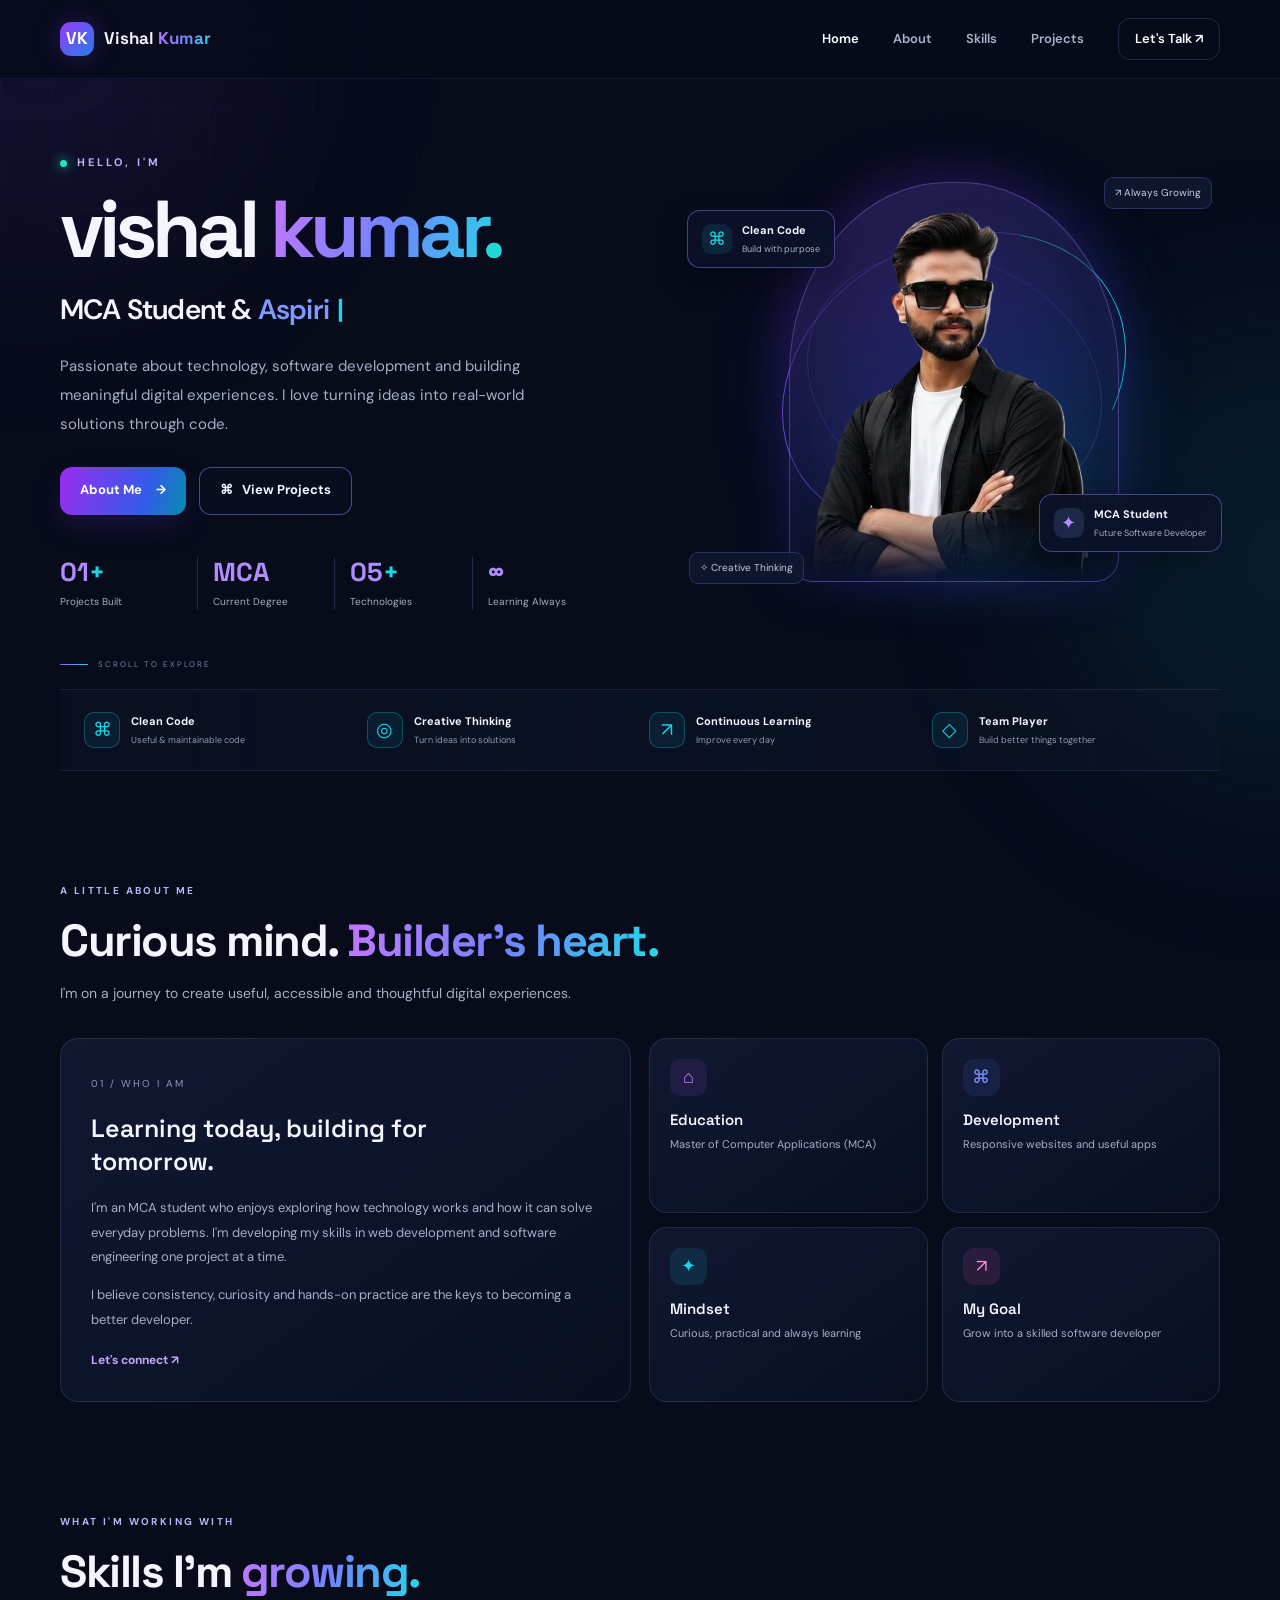
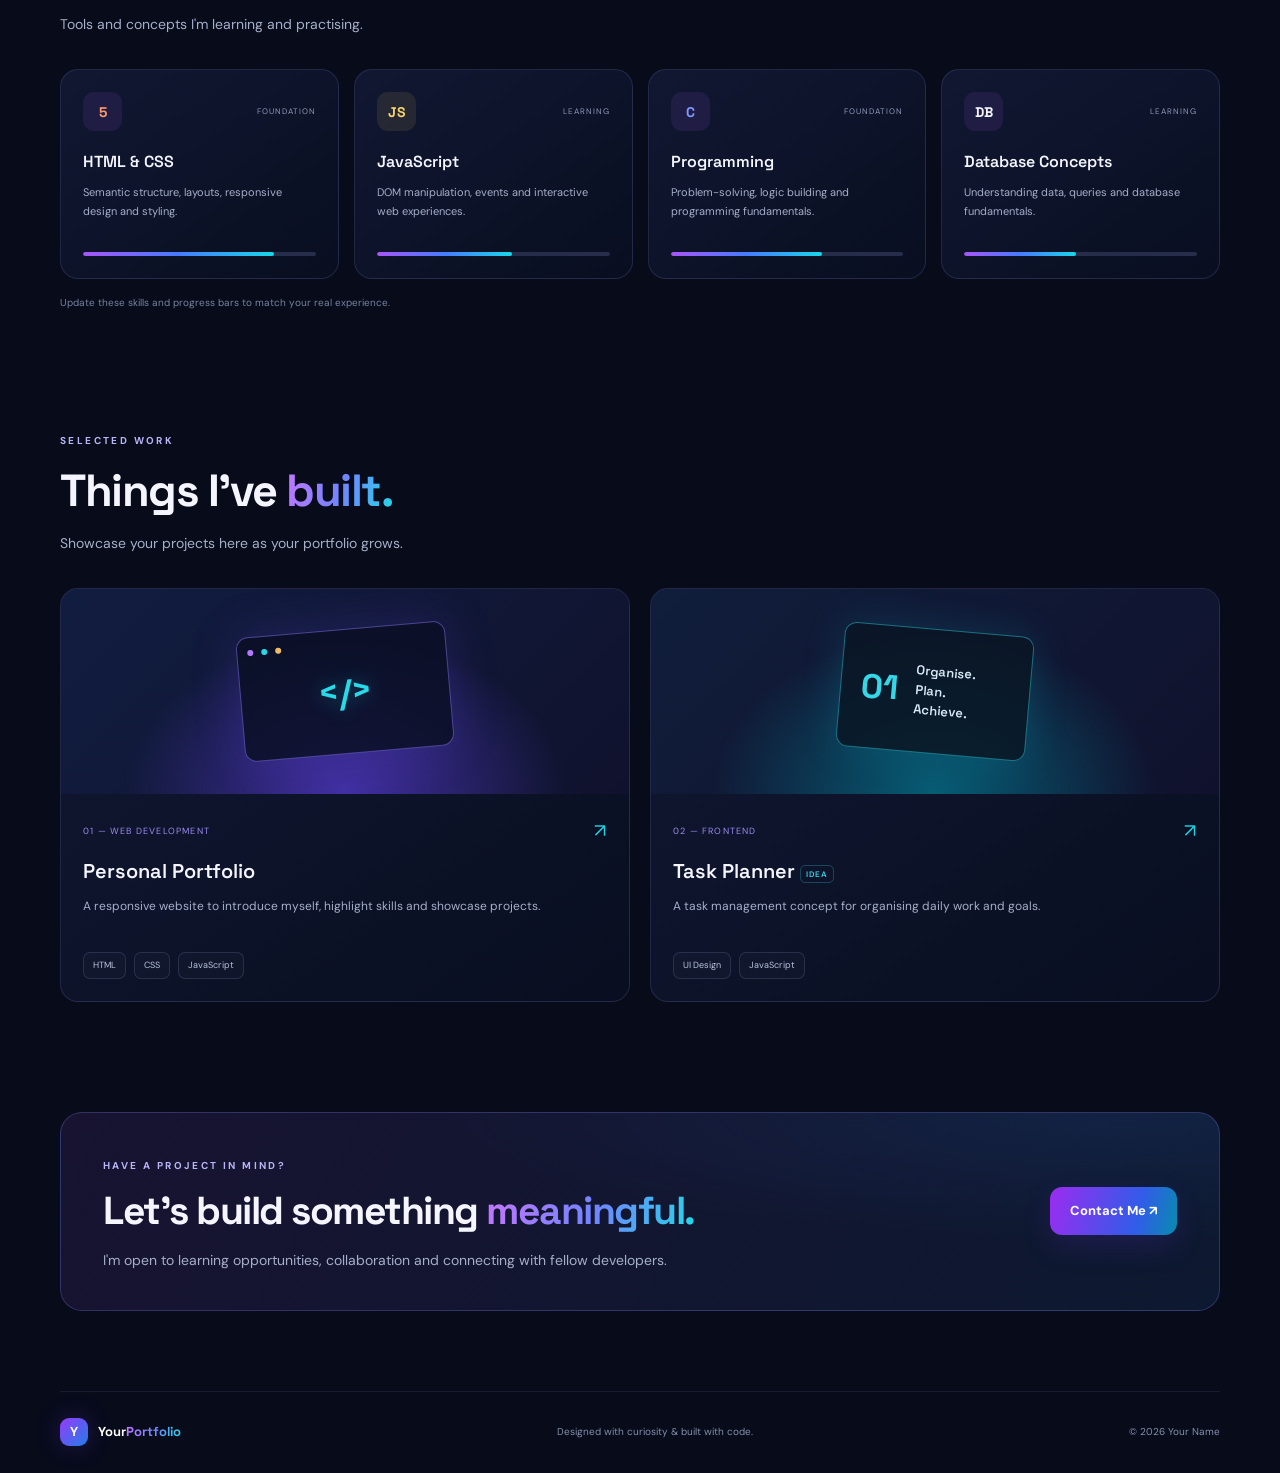
<file: index.html>
<!doctype html>
<html lang="en">

<head>
    <meta charset="UTF-8">
    <meta name="viewport" content="width=device-width, initial-scale=1">
    <meta name="theme-color" content="#070b1a">

    <title>vishal kumar </title>

    <link rel="preconnect" href="https://fonts.googleapis.com">
    <link rel="preconnect" href="https://fonts.gstatic.com" crossorigin>

    <link
        href="https://fonts.googleapis.com/css2?family=DM+Sans:wght@400;500;600;700&family=Space+Grotesk:wght@400;500;600;700&display=swap"
        rel="stylesheet">

    <link rel="stylesheet" href="style.css">
</head>

<body>

    <div class="page-glow glow-one"></div>
    <div class="page-glow glow-two"></div>

    <header class="site-header">
        <nav class="navbar container">

            <a class="brand" href="#home">
                <span class="brand-mark">VK</span>
                <span>Vishal<span class="gradient-text"> Kumar</span></span>
            </a>

            <button
                class="menu-toggle"
                id="menu-toggle"
                aria-label="Open navigation"
                aria-expanded="false">
                <span></span>
                <span></span>
                <span></span>
            </button>

            <div class="nav-links" id="nav-links">
                <a class="nav-link active" href="#home">Home</a>
                <a class="nav-link" href="#about">About</a>
                <a class="nav-link" href="#skills">Skills</a>
                <a class="nav-link" href="#projects">Projects</a>
                <a class="nav-link nav-contact" href="#contact">Let's Talk ↗</a>
            </div>

        </nav>
    </header>

    <main>

        <!-- HERO SECTION -->
        <section class="hero section container" id="home">

            <div class="hero-copy reveal">

                <div class="eyebrow">
                    <span class="status-dot"></span>
                    HELLO, I'M
                </div>

                <h1>
                    vishal <span class="gradient-text">kumar<span class="accent-dot">.</span></span>
                </h1>

                <h2>
                    MCA Student &amp;
                    <span class="typed-wrap">
                        <span id="typed-text">Aspiring Developer</span>
                        <span class="type-caret">|</span>
                    </span>
                </h2>

                <p class="hero-description">
                    Passionate about technology, software development and building meaningful digital experiences.
                    I love turning ideas into real-world solutions through code.
                </p>

                <div class="hero-actions">
                    <a class="button button-primary" href="#about">
                        About Me <span>→</span>
                    </a>

                    <a class="button button-outline" href="#projects">
                        ⌘ &nbsp; View Projects
                    </a>
                </div>

                <div class="quick-stats">

                    <div class="stat">
                        <strong>01<span>+</span></strong>
                        <small>Projects Built</small>
                    </div>

                    <div class="stat">
                        <strong>MCA</strong>
                        <small>Current Degree</small>
                    </div>

                    <div class="stat">
                        <strong>05<span>+</span></strong>
                        <small>Technologies</small>
                    </div>

                    <div class="stat">
                        <strong>∞</strong>
                        <small>Learning Always</small>
                    </div>

                </div>
            </div>

            <div class="hero-visual reveal">

                <div class="orbit orbit-outer"></div>
                <div class="orbit orbit-inner"></div>
                <div class="image-halo"></div>

                <div class="portrait-frame">
                    <img 
                        src="assets/profile.png"
                        alt="Portfolio profile placeholder"
                        class="profile-image">
                </div>

                <div class="floating-tag tag-top">
                    <span class="tag-icon cyan">⌘</span>
                    <span>
                        <strong>Clean Code</strong>
                        <small>Build with purpose</small>
                    </span>
                </div>

                <div class="floating-tag tag-bottom">
                    <span class="tag-icon violet">✦</span>
                    <span>
                        <strong>MCA Student</strong>
                        <small>Future Software Developer</small>
                    </span>
                </div>

                <div class="mini-chip chip-left">✧ Creative Thinking</div>
                <div class="mini-chip chip-right">↗ Always Growing</div>

            </div>

            <a class="scroll-cue" href="#about">
                <span class="scroll-line"></span>
                SCROLL TO EXPLORE
            </a>

        </section>

        <!-- VALUE STRIP -->
        <section class="value-strip container reveal">

            <div class="value-item">
                <span class="value-icon">⌘</span>
                <span>
                    <strong>Clean Code</strong>
                    <small>Useful &amp; maintainable code</small>
                </span>
            </div>

            <div class="value-item">
                <span class="value-icon">◎</span>
                <span>
                    <strong>Creative Thinking</strong>
                    <small>Turn ideas into solutions</small>
                </span>
            </div>

            <div class="value-item">
                <span class="value-icon">↗</span>
                <span>
                    <strong>Continuous Learning</strong>
                    <small>Improve every day</small>
                </span>
            </div>

            <div class="value-item">
                <span class="value-icon">◇</span>
                <span>
                    <strong>Team Player</strong>
                    <small>Build better things together</small>
                </span>
            </div>

        </section>

        <!-- ABOUT SECTION -->
        <section class="content-section container" >

            <div class="section-heading reveal">
                <span class="section-kicker" id="about">A LITTLE ABOUT ME</span>

                <h2>
                    Curious mind.
                    <span class="gradient-text">Builder's heart.</span>
                </h2>

                <p>
                    I'm on a journey to create useful, accessible and thoughtful digital experiences.
                </p>
            </div>

            <div class="about-grid">

                <article class="about-panel glass-panel reveal">

                    <span class="panel-number">01 / WHO I AM</span>

                    <h3>Learning today, building for tomorrow.</h3>

                    <p>
                        I'm an MCA student who enjoys exploring how technology works and how it can solve everyday problems.
                        I'm developing my skills in web development and software engineering one project at a time.
                    </p>

                    <p>
                        I believe consistency, curiosity and hands-on practice are the keys to becoming a better developer.
                    </p>

                    <a class="text-link" href="#contact">Let's connect ↗</a>

                </article>

                <div class="info-grid">

                    <article class="info-card reveal">
                        <span class="info-symbol purple">⌂</span>
                        <h3>Education</h3>
                        <p>Master of Computer Applications (MCA)</p>
                    </article>

                    <article class="info-card reveal">
                        <span class="info-symbol blue">⌘</span>
                        <h3>Development</h3>
                        <p>Responsive websites and useful apps</p>
                    </article>

                    <article class="info-card reveal">
                        <span class="info-symbol cyan">✦</span>
                        <h3>Mindset</h3>
                        <p>Curious, practical and always learning</p>
                    </article>

                    <article class="info-card reveal">
                        <span class="info-symbol pink">↗</span>
                        <h3>My Goal</h3>
                        <p>Grow into a skilled software developer</p>
                    </article>

                </div>
            </div>

        </section>

        <!-- SKILLS SECTION -->
        <section class="content-section container" >

            <div class="section-heading reveal">
                <span class="section-kicker" id="skills">WHAT I'M WORKING WITH</span>

                <h2>
                    Skills I'm
                    <span class="gradient-text">growing.</span>
                </h2>

                <p>Tools and concepts I'm learning and practising.</p>
            </div>

            <div class="skills-grid">

                <article class="skill-card reveal">
                    <div class="skill-top">
                        <span class="skill-symbol orange">5</span>
                        <span class="skill-level">FOUNDATION</span>
                    </div>

                    <h3>HTML &amp; CSS</h3>
                    <p>Semantic structure, layouts, responsive design and styling.</p>

                    <div class="skill-track">
                        <span style="width:82%"></span>
                    </div>
                </article>

                <article class="skill-card reveal">
                    <div class="skill-top">
                        <span class="skill-symbol yellow">JS</span>
                        <span class="skill-level">LEARNING</span>
                    </div>

                    <h3>JavaScript</h3>
                    <p>DOM manipulation, events and interactive web experiences.</p>

                    <div class="skill-track">
                        <span style="width:58%"></span>
                    </div>
                </article>

                <article class="skill-card reveal">
                    <div class="skill-top">
                        <span class="skill-symbol blue">C</span>
                        <span class="skill-level">FOUNDATION</span>
                    </div>

                    <h3>Programming</h3>
                    <p>Problem-solving, logic building and programming fundamentals.</p>

                    <div class="skill-track">
                        <span style="width:65%"></span>
                    </div>
                </article>

                <article class="skill-card reveal">
                    <div class="skill-top">
                        <span class="skill-symbol green">DB</span>
                        <span class="skill-level">LEARNING</span>
                    </div>

                    <h3>Database Concepts</h3>
                    <p>Understanding data, queries and database fundamentals.</p>

                    <div class="skill-track">
                        <span style="width:48%"></span>
                    </div>
                </article>

            </div>

            <p class="small-note">
                Update these skills and progress bars to match your real experience.
            </p>

        </section>

        <!-- PROJECTS SECTION -->
        <section class="content-section container" >

            <div class="section-heading reveal">
                <span class="section-kicker" id="projects">SELECTED WORK</span>

                <h2>
                    Things I've
                    <span class="gradient-text">built.</span>
                </h2>

                <p>Showcase your projects here as your portfolio grows.</p>
            </div>

            <div class="projects-grid">

                <article class="project-card reveal">

                    <div class="project-art project-art-one">
                        <span class="art-window">
                            <i></i>
                            <i></i>
                            <i></i>
                            <b>&lt;/&gt;</b>
                        </span>
                    </div>

                    <div class="project-body">

                        <div class="project-meta">
                            <span>01 — WEB DEVELOPMENT</span>
                            <span class="project-arrow">↗</span>
                        </div>

                        <h3>Personal Portfolio</h3>

                        <p>
                            A responsive website to introduce myself, highlight skills and showcase projects.
                        </p>

                        <div class="tag-list">
                            <span>HTML</span>
                            <span>CSS</span>
                            <span>JavaScript</span>
                        </div>

                    </div>
                </article>

                <article class="project-card reveal">

                    <div class="project-art project-art-two">
                        <span class="abstract-card">
                            <b>01</b>
                            <span>
                                Organise.<br>
                                Plan.<br>
                                Achieve.
                            </span>
                        </span>
                    </div>

                    <div class="project-body">

                        <div class="project-meta">
                            <span>02 — FRONTEND</span>
                            <span class="project-arrow">↗</span>
                        </div>

                        <h3>
                            Task Planner
                            <span class="coming-soon">IDEA</span>
                        </h3>

                        <p>
                            A task management concept for organising daily work and goals.
                        </p>

                        <div class="tag-list">
                            <span>UI Design</span>
                            <span>JavaScript</span>
                        </div>

                    </div>
                </article>

            </div>

        </section>

        <!-- CONTACT SECTION -->
        <section class="contact-section container reveal" >

            <div>
                <span class="section-kicker" id="contact">HAVE A PROJECT IN MIND?</span>

                <h2>
                    Let's build something
                    <span class="gradient-text">meaningful.</span>
                </h2>

                <p>
                    I'm open to learning opportunities, collaboration and connecting with fellow developers.
                </p>
            </div>

            <a class="button button-primary" href="mailto:your.email@example.com">
                Contact Me ↗
            </a>

        </section>

    </main>

    <!-- FOOTER -->
    <footer class="site-footer container">

        <a class="brand footer-brand" href="#home">
            <span class="brand-mark">Y</span>
            <span>Your<span class="gradient-text">Portfolio</span></span>
        </a>

        <p>Designed with curiosity &amp; built with code.</p>

        <span>
            © <span id="year"></span> Your Name
        </span>

    </footer>

    <script src="script.js"></script>

</body>
</html>
</file>
<file: style.css>
:root{--bg:#070b1a;--text:#f4f5ff;--muted:#a5afc9;--purple:#a855f7;--blue:#5277ff;--cyan:#19d7e8;--line:rgba(145,139,255,.22);--font:"DM Sans",sans-serif;--display:"Space Grotesk",sans-serif}*{box-sizing:border-box}html{scroll-behavior:smooth;scroll-padding-top:90px}body{margin:0;min-width:320px;background:var(--bg);color:var(--text);font-family:var(--font);overflow-x:hidden;line-height:1.6}body:before{content:"";position:fixed;inset:0;z-index:-2;pointer-events:none;background-image:linear-gradient(rgba(117,129,192,.035) 1px,transparent 1px),linear-gradient(90deg,rgba(117,129,192,.035) 1px,transparent 1px);background-size:52px 52px;mask-image:linear-gradient(to bottom,black,transparent 85%)}a{color:inherit;text-decoration:none}button{font:inherit}.container{width:min(1160px,calc(100% - 64px));margin-inline:auto}.gradient-text{background:linear-gradient(105deg,#bd77ff 5%,#7184ff 52%,#22d9e8);-webkit-background-clip:text;background-clip:text;color:transparent}.page-glow{position:fixed;width:420px;height:420px;border-radius:50%;filter:blur(120px);opacity:.12;pointer-events:none;z-index:-1}.glow-one{top:-180px;left:-170px;background:#7c3aed}.glow-two{top:350px;right:-220px;background:#06b6d4}
.site-header{position:sticky;top:0;z-index:50;background:rgba(7,11,26,.82);border-bottom:1px solid rgba(145,139,255,.1);backdrop-filter:blur(18px)}.navbar{height:78px;display:flex;align-items:center;justify-content:space-between;gap:28px}.brand{display:inline-flex;align-items:center;gap:10px;font-family:var(--display);font-size:17px;font-weight:700;white-space:nowrap}.brand-mark{display:grid;place-items:center;width:34px;height:34px;border-radius:11px;color:white;background:linear-gradient(135deg,#963bfa,#247de9);box-shadow:0 0 24px #783df544}.nav-links{display:flex;align-items:center;gap:34px}.nav-link{color:#aab3cd;font-size:13px;font-weight:600;transition:color .2s}.nav-link:hover,.nav-link.active{color:white}.nav-contact{padding:10px 16px;border:1px solid var(--line);border-radius:12px;color:white}.nav-contact:hover{border-color:var(--cyan)}.menu-toggle{display:none;background:transparent;border:0;padding:8px;cursor:pointer}.menu-toggle span{display:block;width:23px;height:2px;margin:5px;border-radius:2px;background:white}
.hero{min-height:610px;padding-top:64px;padding-bottom:68px;display:grid;grid-template-columns:1.05fr .95fr;align-items:center;gap:42px;position:relative}.hero-copy{position:relative;z-index:2}.eyebrow,.section-kicker{color:#b7b6f8;font-size:11px;font-weight:700;letter-spacing:3px}.eyebrow{display:flex;align-items:center;gap:10px;margin-bottom:16px}.status-dot{width:7px;height:7px;border-radius:50%;background:#25e5bc;box-shadow:0 0 12px #25e5bc}.hero h1{font-family:var(--display);font-size:clamp(54px,6.3vw,82px);letter-spacing:-5px;line-height:1.04;margin:0 0 18px}.accent-dot{color:#20d7d7}.hero h2{font-size:clamp(19px,2.3vw,28px);line-height:1.4;letter-spacing:-.8px;margin:0 0 23px;font-weight:600}.typed-wrap{color:#7e9aff;white-space:nowrap}.type-caret{color:var(--cyan);animation:blink .8s steps(2,start) infinite;margin-left:2px}@keyframes blink{to{opacity:0}}.hero-description{color:var(--muted);max-width:530px;font-size:15px;line-height:1.95;margin-bottom:27px}.hero-actions{display:flex;flex-wrap:wrap;gap:13px}.button{min-height:48px;padding:0 20px;border-radius:12px;display:inline-flex;justify-content:center;align-items:center;gap:14px;font-size:13px;font-weight:700;transition:transform .2s,box-shadow .2s,border-color .2s}.button:hover{transform:translateY(-3px)}.button-primary{color:white;background:linear-gradient(105deg,#9b2cf0,#315ce9 68%,#078cae);box-shadow:0 12px 28px #6238dd2b}.button-primary:hover{box-shadow:0 14px 35px #6238dd55}.button-outline{border:1px solid rgba(131,146,255,.48);background:rgba(9,15,34,.65)}.button-outline:hover{border-color:var(--cyan)}.quick-stats{display:grid;grid-template-columns:repeat(4,minmax(0,1fr));max-width:550px;margin-top:42px}.stat{padding:0 15px;border-right:1px solid var(--line)}.stat:first-child{padding-left:0}.stat:last-child{border:0}.stat strong{display:block;color:#b18bff;font-family:var(--display);font-size:26px;line-height:1.2}.stat strong span{color:var(--cyan)}.stat small{display:block;margin-top:6px;color:#a5afc9;font-size:10px;white-space:nowrap}
.hero-visual{position:relative;min-height:440px;display:grid;place-items:center;isolation:isolate}.image-halo{position:absolute;width:300px;height:350px;border-radius:48%;background:linear-gradient(145deg,#a52cff,#235dff 55%,#08d8e8);filter:blur(45px);opacity:.34;z-index:-1;animation:halo-pulse 5s ease-in-out infinite}@keyframes halo-pulse{50%{opacity:.55;transform:scale(1.08)}}.orbit{position:absolute;width:360px;height:360px;border:1px solid rgba(137,93,255,.75);border-radius:50%;transform:rotate(-28deg) scaleY(.78)}.orbit-outer{border-right-color:rgba(20,220,236,.85);border-bottom-color:transparent;animation:orbit-spin 16s linear infinite}.orbit-inner{width:305px;height:305px;border-color:rgba(84,114,255,.35);transform:rotate(25deg) scaleY(.8)}@keyframes orbit-spin{to{transform:rotate(332deg) scaleY(.78)}}.portrait-frame{position:relative;width:min(330px,78%);height:400px;display:flex;align-items:flex-end;justify-content:center;overflow:hidden;border-radius:48% 48% 24px 24px;border:1px solid rgba(160,133,255,.35);background:linear-gradient(160deg,rgba(39,35,87,.7),rgba(5,14,33,.1));box-shadow:0 0 55px #5c36f52b,inset 0 0 28px #5c36f51a}.profile-image{display:block;width:100%;height:100%;object-fit:cover;object-position:center 24%;filter:saturate(.94);mask-image:linear-gradient(to bottom,black 83%,transparent 100%)}.floating-tag{position:absolute;z-index:3;display:flex;align-items:center;gap:10px;padding:11px 14px;border:1px solid rgba(135,130,255,.45);border-radius:13px;background:rgba(12,18,42,.92);box-shadow:0 12px 30px #0004;backdrop-filter:blur(15px);animation:float 4s ease-in-out infinite}.tag-top{top:48px;left:-2px}.tag-bottom{right:-2px;bottom:50px;animation-delay:-2s}.tag-icon{width:30px;height:30px;display:grid;place-items:center;border-radius:9px;font-size:18px;background:#1d2748}.tag-icon.cyan{color:var(--cyan)}.tag-icon.violet{color:#bb8cff}.floating-tag strong,.floating-tag small{display:block}.floating-tag strong{font-size:11px}.floating-tag small{color:var(--muted);font-size:9px;margin-top:2px}@keyframes float{50%{transform:translateY(-9px)}}.mini-chip{position:absolute;z-index:2;font-size:10px;color:#c6c9e8;border:1px solid rgba(136,126,255,.25);background:#111831d9;padding:7px 10px;border-radius:9px}.chip-left{left:0;bottom:18px}.chip-right{right:8px;top:15px}.scroll-cue{position:absolute;bottom:18px;left:0;display:flex;align-items:center;gap:10px;color:#7885a6;font-size:8px;letter-spacing:2px}.scroll-line{height:1px;width:28px;background:linear-gradient(90deg,var(--purple),var(--cyan))}
.value-strip{display:grid;grid-template-columns:repeat(4,1fr);gap:18px;padding:22px 24px;border-top:1px solid #828bca22;border-bottom:1px solid #828bca22;background:linear-gradient(90deg,#10172e59,#0b1327b3,#10172e59)}.value-item{display:flex;align-items:center;gap:11px;min-width:0}.value-icon{display:grid;place-items:center;width:36px;height:36px;flex:0 0 36px;color:var(--cyan);border:1px solid #19d7e847;border-radius:10px;background:#19d7e812;font-size:19px}.value-item strong,.value-item small{display:block}.value-item strong{font-size:11px}.value-item small{margin-top:3px;color:#8f9ab7;font-size:9px;line-height:1.4}.content-section{padding-top:105px}.section-heading{max-width:690px;margin-bottom:34px}.section-kicker{font-size:10px;letter-spacing:2.4px}.section-heading h2,.contact-section h2{font-family:var(--display);font-size:clamp(30px,4vw,45px);line-height:1.2;letter-spacing:-1.5px;margin:12px 0}.section-heading p,.contact-section p{color:var(--muted);font-size:14px}.about-grid{display:grid;grid-template-columns:1fr 1fr;gap:18px}.glass-panel,.info-card,.skill-card,.project-card{border:1px solid rgba(137,139,216,.18);background:linear-gradient(145deg,rgba(21,28,57,.76),rgba(10,16,35,.78));border-radius:18px}.about-panel{padding:30px}.panel-number{color:#8e9ab9;font-size:10px;letter-spacing:2px}.about-panel h3{margin:17px 0;max-width:430px;font:600 25px/1.35 var(--display)}.about-panel p{color:var(--muted);font-size:13px;line-height:1.9}.text-link{display:inline-flex;gap:9px;color:#c5a5ff;font-size:12px;font-weight:700;margin-top:5px}.info-grid{display:grid;grid-template-columns:1fr 1fr;gap:14px}.info-card{padding:20px}.info-symbol{display:grid;place-items:center;width:37px;height:37px;border-radius:11px;font-size:18px;background:#a855f71b}.purple{color:#c18aff}.blue{color:#7f9aff;background:#5277ff1b}.cyan{color:var(--cyan);background:#19d7e81b}.pink{color:#ff8cd4;background:#ff55bb1b}.info-card h3{font:600 15px var(--display);margin:14px 0 6px}.info-card p{color:var(--muted);font-size:11px;margin:0;line-height:1.7}.skills-grid{display:grid;grid-template-columns:repeat(4,1fr);gap:15px}.skill-card{padding:22px}.skill-top{display:flex;align-items:center;justify-content:space-between;gap:8px;margin-bottom:20px}.skill-symbol{display:grid;place-items:center;width:39px;height:39px;border-radius:11px;background:#a855f71b;font:700 14px var(--display)}.orange{color:#ff9b68}.yellow{color:#f8d66d;background:#f8d66d17}.skill-level{color:#8d99b7;font-size:8px;letter-spacing:1px}.skill-card h3{font:600 16px var(--display);margin-bottom:8px}.skill-card p{min-height:58px;color:var(--muted);font-size:11px;line-height:1.75}.skill-track{height:4px;overflow:hidden;border-radius:99px;background:#262d4a}.skill-track span{display:block;height:100%;border-radius:inherit;background:linear-gradient(90deg,#a855f7,#477bff,#19d7e8)}.small-note{margin-top:16px;color:#7783a1;font-size:10px}.projects-grid{display:grid;grid-template-columns:repeat(2,1fr);gap:20px}.project-card{overflow:hidden;transition:transform .25s,border-color .25s}.project-card:hover{transform:translateY(-5px);border-color:#8f77ff80}.project-art{height:205px;display:grid;place-items:center;overflow:hidden;position:relative}.project-art-one{background:radial-gradient(ellipse at 50% 100%,#4230a4,transparent 55%),linear-gradient(135deg,#111d40,#10122d)}.project-art-two{background:radial-gradient(ellipse at 50% 100%,#075d75,transparent 55%),linear-gradient(135deg,#101e3b,#10122d)}.art-window{position:relative;width:210px;height:125px;border:1px solid #8273ef88;border-radius:12px;background:#0b1026d9;box-shadow:0 0 50px #6e4cff30;transform:rotate(-5deg)}.art-window i{display:inline-block;width:6px;height:6px;border-radius:50%;background:#b27aff;margin:12px 0 0 10px}.art-window i:nth-child(2){background:#26d8e6;margin-left:4px}.art-window i:nth-child(3){background:#f1bb63;margin-left:4px}.art-window b{position:absolute;inset:0;display:grid;place-items:center;font:700 34px var(--display);color:#28d9e8;text-shadow:0 0 20px #28d9e866}.abstract-card{width:190px;height:125px;display:flex;gap:17px;align-items:center;padding:20px;background:#0a1725d9;border:1px solid #31d8e577;border-radius:12px;box-shadow:0 0 40px #0cc9e526;transform:rotate(5deg)}.abstract-card b{color:#35d7e7;font:700 34px var(--display)}.abstract-card span{color:#d9e8f6;font:600 13px/1.5 var(--display)}.project-body{padding:22px}.project-meta{display:flex;justify-content:space-between;align-items:center;color:#9b8cf4;font-size:9px;letter-spacing:1.2px}.project-arrow{font-size:19px;color:var(--cyan)}.project-body h3{font:600 20px var(--display);margin:12px 0 8px}.project-body p{min-height:44px;color:var(--muted);font-size:12px;line-height:1.8}.tag-list{display:flex;gap:8px;flex-wrap:wrap}.tag-list span{color:#bac4df;font-size:9px;padding:5px 9px;border:1px solid #8791cb33;border-radius:7px;background:#ffffff05}.coming-soon{vertical-align:middle;font:600 8px var(--font);color:#35d7e7;border:1px solid #35d7e744;border-radius:5px;padding:3px 5px;letter-spacing:1px}.contact-section{margin-top:110px;margin-bottom:80px;padding:38px 42px;display:flex;justify-content:space-between;align-items:center;gap:30px;border:1px solid rgba(145,139,255,.25);border-radius:22px;background:radial-gradient(ellipse at 90% 0%,#2456a52a,transparent 45%),linear-gradient(120deg,#171331,#0d1930)}.contact-section h2{font-size:clamp(27px,3.5vw,39px);margin-bottom:10px}.contact-section p{max-width:620px;margin-bottom:0}.contact-section .button{flex-shrink:0}.site-footer{min-height:82px;display:flex;align-items:center;justify-content:space-between;gap:20px;border-top:1px solid #828bca22;color:#8490ae;font-size:10px}.footer-brand{color:white;font-size:13px}.footer-brand .brand-mark{width:28px;height:28px;border-radius:9px;font-size:13px}.site-footer p{margin:0}.reveal{opacity:0;transform:translateY(18px);transition:opacity .7s ease,transform .7s ease}.reveal.visible{opacity:1;transform:translateY(0)}
@media(max-width:950px){.container{width:min(calc(100% - 44px),760px)}.nav-links{gap:20px}.hero{grid-template-columns:1fr .8fr;gap:10px;min-height:570px}.hero h1{font-size:clamp(50px,7vw,68px);letter-spacing:-3px}.hero-visual{transform:scale(.88)}.quick-stats{grid-template-columns:repeat(2,1fr);row-gap:18px;max-width:350px}.stat:nth-child(2){border-right:0}.value-strip{grid-template-columns:repeat(2,1fr)}.skills-grid{grid-template-columns:repeat(2,1fr)}}
@media(max-width:680px){.container{width:calc(100% - 36px)}.navbar{height:68px}.menu-toggle{display:block}.nav-links{display:none;position:absolute;top:67px;left:18px;right:18px;padding:17px;flex-direction:column;align-items:stretch;gap:4px;border:1px solid var(--line);border-radius:15px;background:rgba(10,15,34,.98);box-shadow:0 20px 45px #0006}.nav-links.open{display:flex}.nav-link{padding:12px;border-radius:8px}.nav-link:hover{background:#ffffff09}.nav-contact{text-align:center;margin-top:5px}.hero{display:flex;flex-direction:column;align-items:stretch;gap:0;padding-top:47px;padding-bottom:40px}.hero-copy{order:1}.hero h1{font-size:clamp(49px,13vw,70px);letter-spacing:-3px}.hero h2{font-size:19px}.hero-description{font-size:13px;line-height:1.85}.hero-visual{order:2;min-height:365px;margin-top:14px;transform:none}.portrait-frame{width:245px;height:315px}.orbit{width:285px;height:285px}.orbit-inner{width:245px;height:245px}.tag-top{top:38px;left:0}.tag-bottom{right:0;bottom:38px}.mini-chip,.scroll-cue{display:none}.quick-stats{margin-top:32px;max-width:none}.stat{padding-left:12px}.stat strong{font-size:23px}.value-strip{margin-top:5px;padding:18px 8px;gap:17px 10px}.value-item{gap:8px}.value-icon{width:30px;height:30px;flex-basis:30px;font-size:15px}.value-item strong{font-size:10px}.value-item small{font-size:8px}.content-section{padding-top:75px}.section-heading h2{font-size:32px}.about-grid,.projects-grid{grid-template-columns:1fr}.about-panel{padding:23px}.info-grid{gap:10px}.info-card{padding:16px}.skills-grid{gap:10px}.skill-card{padding:16px}.skill-card p{min-height:78px}.project-art{height:180px}.contact-section{margin-top:75px;margin-bottom:55px;padding:27px 22px;align-items:flex-start;flex-direction:column}.contact-section h2{font-size:29px}.site-footer{padding:20px 0;flex-wrap:wrap}.site-footer p{order:3;width:100%}}
@media(max-width:380px){.hero h1{font-size:45px}.hero-actions .button{padding-inline:13px;gap:8px}.floating-tag{padding:8px 9px}.floating-tag small{display:none}.value-strip{grid-template-columns:1fr 1fr}}@media(prefers-reduced-motion:reduce){*,*:before,*:after{animation-duration:.01ms!important;animation-iteration-count:1!important;scroll-behavior:auto!important;transition-duration:.01ms!important}.reveal{opacity:1;transform:none}}
</file>
